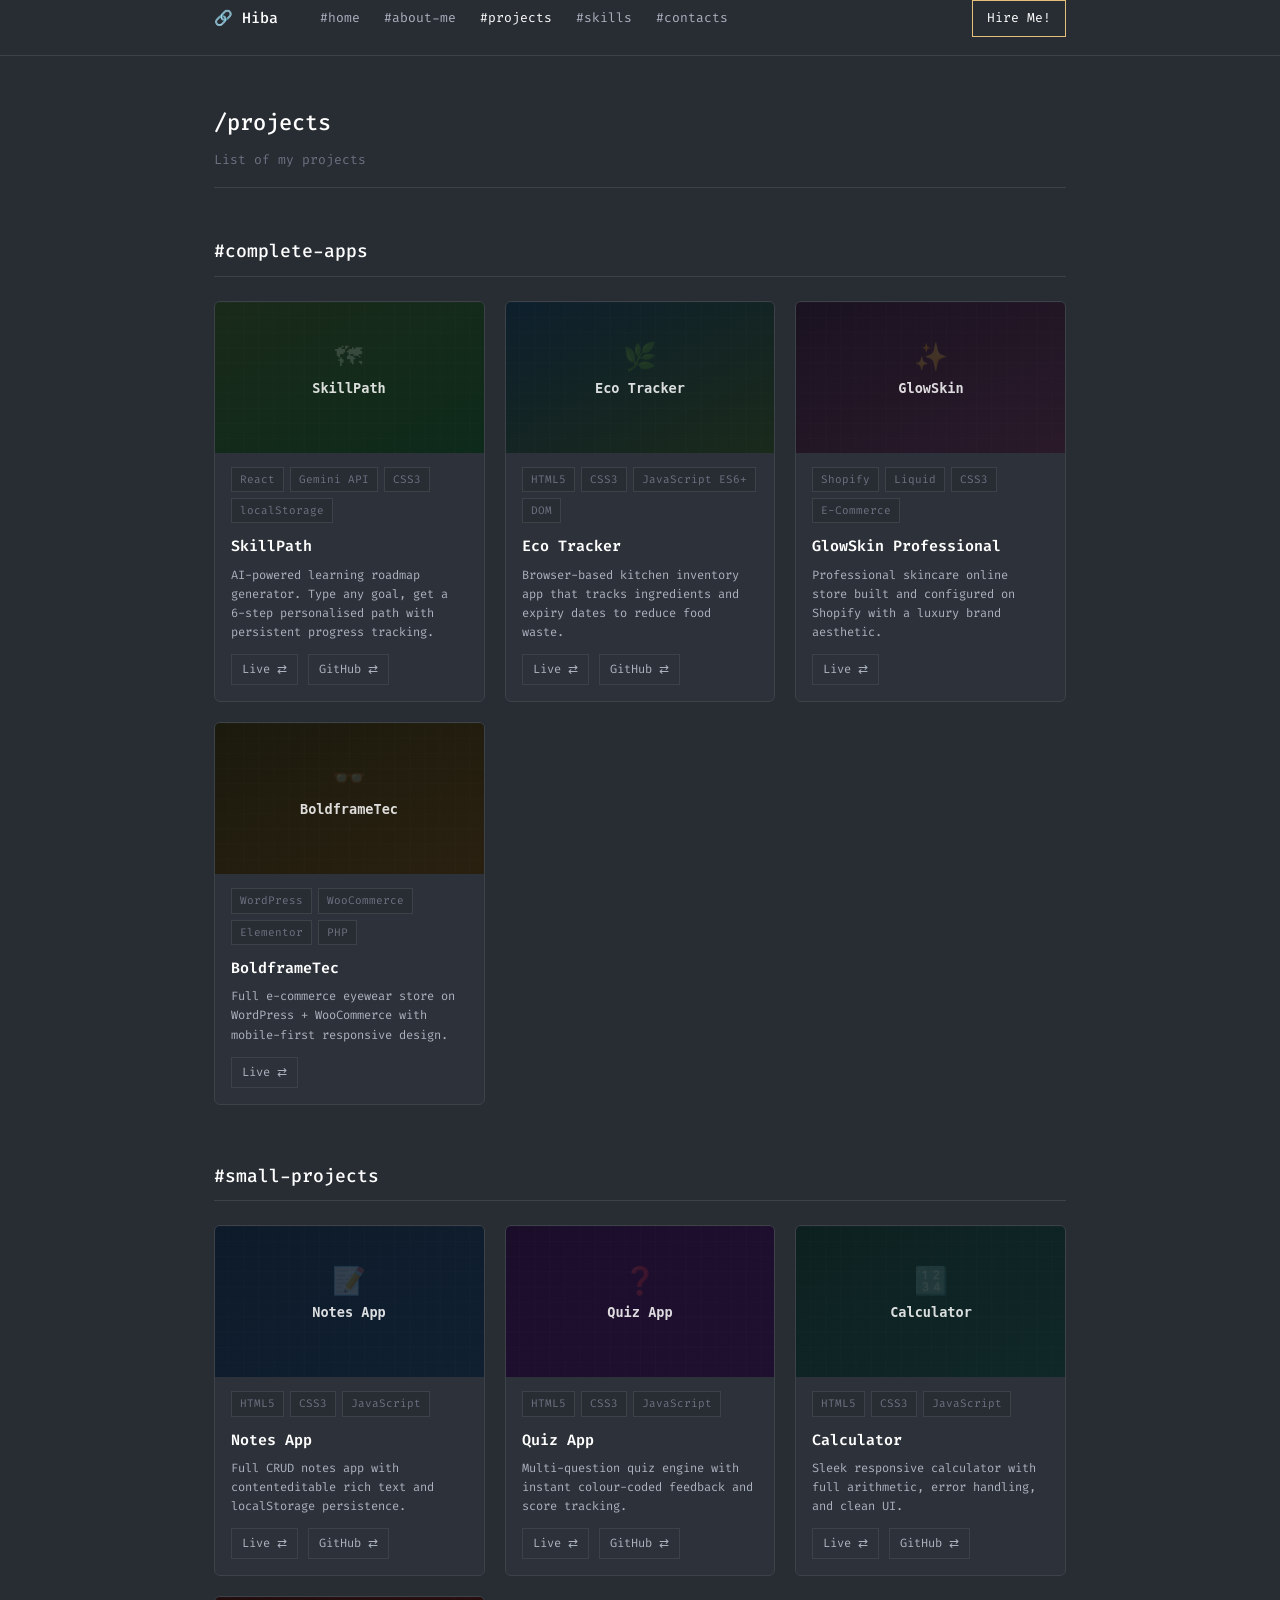
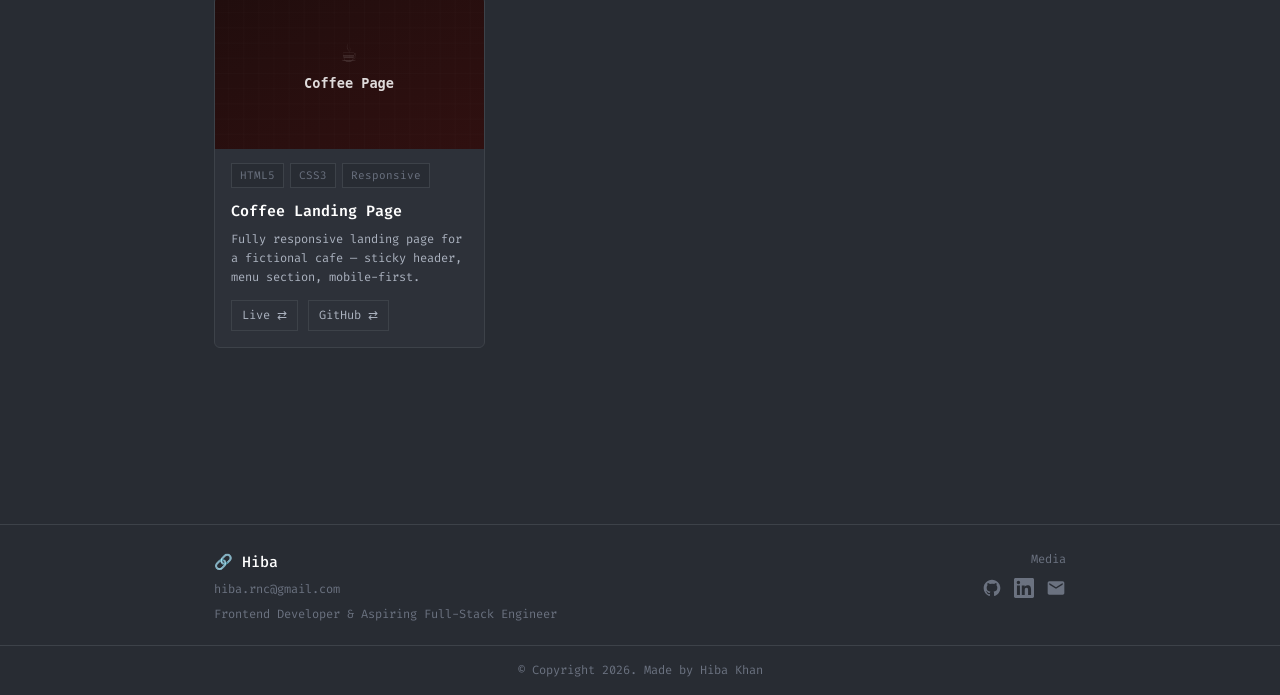
<file: projects.html>
<!DOCTYPE html>
<html lang="en">
<head>
  <meta charset="UTF-8" />
  <meta name="viewport" content="width=device-width, initial-scale=1.0" />
  <title>Projects — Hiba Khan</title>
  <link rel="preconnect" href="https://fonts.googleapis.com" />
  <link rel="preconnect" href="https://fonts.gstatic.com" crossorigin />
  <link href="https://fonts.googleapis.com/css2?family=Fira+Code:wght@300;400;500;600&display=swap" rel="stylesheet" />
  <link rel="stylesheet" href="style.css" />
</head>
<body>

  <!-- HEADER (same as main page) -->
  <header class="header" id="header">
    <div class="container">
      <nav class="nav">
        <a href="index.html" class="nav__logo">&#128279; Hiba</a>
        <ul class="nav__list" id="navList">
          <li><a href="index.html#home"     class="nav__link">#home</a></li>
          <li><a href="index.html#about"    class="nav__link">#about-me</a></li>
          <li><a href="index.html#projects" class="nav__link active">#projects</a></li>
          <li><a href="index.html#skills"   class="nav__link">#skills</a></li>
          <li><a href="index.html#contact"  class="nav__link">#contacts</a></li>
        </ul>
        <a href="index.html#contact" class="btn-hire">Hire Me!</a>
        <button class="nav__hamburger" id="hamburger" aria-label="Toggle menu">
          <span></span><span></span><span></span>
        </button>
      </nav>
    </div>
  </header>

  <main class="projects-page">
    <div class="container">

      <!-- Page title -->
      <div class="page-title">
        <h1>/projects</h1>
        <p class="page-sub">List of my projects</p>
      </div>

      <!-- ── MAIN PROJECTS ── -->
      <section class="proj-category">
        <h2 class="proj-category__title">#complete-apps</h2>

        <div class="proj-full-grid">

          <!-- SkillPath -->
          <article class="proj-card proj-card--page">
            <div class="proj-card__img">
              <img src="[data-uri]" alt="SkillPath" />
              <div class="proj-card__overlay">
                <a href="YOUR_SKILLPATH_URL" target="_blank" class="proj-card__link">Live &#8644;</a>
                <a href="https://github.com/hiba-vibe" target="_blank" class="proj-card__link">GitHub &#8644;</a>
              </div>
            </div>
            <div class="proj-card__body">
              <div class="proj-card__tags"><span>React</span><span>Gemini API</span><span>CSS3</span><span>localStorage</span></div>
              <h3 class="proj-card__title">SkillPath</h3>
              <p class="proj-card__desc">AI-powered learning roadmap generator. Type any goal, get a 6-step personalised path with persistent progress tracking.</p>
              <div class="proj-card__links">
                <a href="YOUR_SKILLPATH_URL" target="_blank" class="proj-link">Live &#8644;</a>
                <a href="https://github.com/hiba-vibe" target="_blank" class="proj-link">GitHub &#8644;</a>
              </div>
            </div>
          </article>

          <!-- Eco Tracker -->
          <article class="proj-card proj-card--page">
            <div class="proj-card__img">
              <img src="[data-uri]" alt="Eco Tracker" />
              <div class="proj-card__overlay">
                <a href="https://enchanting-cannoli-1ce638.netlify.app/" target="_blank" class="proj-card__link">Live &#8644;</a>
                <a href="https://github.com/hiba-vibe" target="_blank" class="proj-card__link">GitHub &#8644;</a>
              </div>
            </div>
            <div class="proj-card__body">
              <div class="proj-card__tags"><span>HTML5</span><span>CSS3</span><span>JavaScript ES6+</span><span>DOM</span></div>
              <h3 class="proj-card__title">Eco Tracker</h3>
              <p class="proj-card__desc">Browser-based kitchen inventory app that tracks ingredients and expiry dates to reduce food waste.</p>
              <div class="proj-card__links">
                <a href="https://enchanting-cannoli-1ce638.netlify.app/" target="_blank" class="proj-link">Live &#8644;</a>
                <a href="https://github.com/hiba-vibe" target="_blank" class="proj-link">GitHub &#8644;</a>
              </div>
            </div>
          </article>

          <!-- GlowSkin Shopify -->
          <article class="proj-card proj-card--page">
            <div class="proj-card__img">
              <img src="[data-uri]" alt="GlowSkin" />
              <div class="proj-card__overlay">
                <a href="https://glowskin-professional.myshopify.com/" target="_blank" class="proj-card__link">Live &#8644;</a>
              </div>
            </div>
            <div class="proj-card__body">
              <div class="proj-card__tags"><span>Shopify</span><span>Liquid</span><span>CSS3</span><span>E-Commerce</span></div>
              <h3 class="proj-card__title">GlowSkin Professional</h3>
              <p class="proj-card__desc">Professional skincare online store built and configured on Shopify with a luxury brand aesthetic.</p>
              <div class="proj-card__links">
                <a href="https://glowskin-professional.myshopify.com/" target="_blank" class="proj-link">Live &#8644;</a>
              </div>
            </div>
          </article>

          <!-- BoldframeTec -->
          <article class="proj-card proj-card--page">
            <div class="proj-card__img">
              <img src="[data-uri]" alt="BoldframeTec" />
              <div class="proj-card__overlay">
                <a href="https://boldframetec.in" target="_blank" class="proj-card__link">Live &#8644;</a>
              </div>
            </div>
            <div class="proj-card__body">
              <div class="proj-card__tags"><span>WordPress</span><span>WooCommerce</span><span>Elementor</span><span>PHP</span></div>
              <h3 class="proj-card__title">BoldframeTec</h3>
              <p class="proj-card__desc">Full e-commerce eyewear store on WordPress + WooCommerce with mobile-first responsive design.</p>
              <div class="proj-card__links">
                <a href="https://boldframetec.in" target="_blank" class="proj-link">Live &#8644;</a>
              </div>
            </div>
          </article>

        </div>
      </section>


      <!-- ── SMALL PROJECTS ── -->
      <section class="proj-category">
        <h2 class="proj-category__title">#small-projects</h2>

        <div class="proj-full-grid">

          <!-- Notes App -->
          <article class="proj-card proj-card--page">
            <div class="proj-card__img">
              <img src="[data-uri]" alt="Notes App" />
              <div class="proj-card__overlay">
                <a href="YOUR_NOTES_URL" target="_blank" class="proj-card__link">Live &#8644;</a>
                <a href="https://github.com/hiba-vibe" target="_blank" class="proj-card__link">GitHub &#8644;</a>
              </div>
            </div>
            <div class="proj-card__body">
              <div class="proj-card__tags"><span>HTML5</span><span>CSS3</span><span>JavaScript</span></div>
              <h3 class="proj-card__title">Notes App</h3>
              <p class="proj-card__desc">Full CRUD notes app with contenteditable rich text and localStorage persistence.</p>
              <div class="proj-card__links">
                <a href="YOUR_NOTES_URL" target="_blank" class="proj-link">Live &#8644;</a>
                <a href="https://github.com/hiba-vibe" target="_blank" class="proj-link">GitHub &#8644;</a>
              </div>
            </div>
          </article>

          <!-- Quiz App -->
          <article class="proj-card proj-card--page">
            <div class="proj-card__img">
              <img src="[data-uri]" alt="Quiz App" />
              <div class="proj-card__overlay">
                <a href="YOUR_QUIZ_URL" target="_blank" class="proj-card__link">Live &#8644;</a>
                <a href="https://github.com/hiba-vibe" target="_blank" class="proj-card__link">GitHub &#8644;</a>
              </div>
            </div>
            <div class="proj-card__body">
              <div class="proj-card__tags"><span>HTML5</span><span>CSS3</span><span>JavaScript</span></div>
              <h3 class="proj-card__title">Quiz App</h3>
              <p class="proj-card__desc">Multi-question quiz engine with instant colour-coded feedback and score tracking.</p>
              <div class="proj-card__links">
                <a href="YOUR_QUIZ_URL" target="_blank" class="proj-link">Live &#8644;</a>
                <a href="https://github.com/hiba-vibe" target="_blank" class="proj-link">GitHub &#8644;</a>
              </div>
            </div>
          </article>

          <!-- Calculator -->
          <article class="proj-card proj-card--page">
            <div class="proj-card__img">
              <img src="[data-uri]" alt="Calculator" />
              <div class="proj-card__overlay">
                <a href="YOUR_CALC_URL" target="_blank" class="proj-card__link">Live &#8644;</a>
                <a href="https://github.com/hiba-vibe" target="_blank" class="proj-card__link">GitHub &#8644;</a>
              </div>
            </div>
            <div class="proj-card__body">
              <div class="proj-card__tags"><span>HTML5</span><span>CSS3</span><span>JavaScript</span></div>
              <h3 class="proj-card__title">Calculator</h3>
              <p class="proj-card__desc">Sleek responsive calculator with full arithmetic, error handling, and clean UI.</p>
              <div class="proj-card__links">
                <a href="YOUR_CALC_URL" target="_blank" class="proj-link">Live &#8644;</a>
                <a href="https://github.com/hiba-vibe" target="_blank" class="proj-link">GitHub &#8644;</a>
              </div>
            </div>
          </article>

          <!-- Coffee Landing Page -->
          <article class="proj-card proj-card--page">
            <div class="proj-card__img">
              <img src="[data-uri]" alt="Coffee Landing" />
              <div class="proj-card__overlay">
                <a href="YOUR_COFFEE_URL" target="_blank" class="proj-card__link">Live &#8644;</a>
                <a href="https://github.com/hiba-vibe" target="_blank" class="proj-card__link">GitHub &#8644;</a>
              </div>
            </div>
            <div class="proj-card__body">
              <div class="proj-card__tags"><span>HTML5</span><span>CSS3</span><span>Responsive</span></div>
              <h3 class="proj-card__title">Coffee Landing Page</h3>
              <p class="proj-card__desc">Fully responsive landing page for a fictional cafe — sticky header, menu section, mobile-first.</p>
              <div class="proj-card__links">
                <a href="YOUR_COFFEE_URL" target="_blank" class="proj-link">Live &#8644;</a>
                <a href="https://github.com/hiba-vibe" target="_blank" class="proj-link">GitHub &#8644;</a>
              </div>
            </div>
          </article>

        </div>
      </section>

    </div>
  </main>

  <!-- FOOTER -->
  <footer class="footer">
    <div class="container footer__inner">
      <div class="footer__left">
        <a href="index.html" class="nav__logo">&#128279; Hiba</a>
        <span class="footer__tagline">hiba.rnc@gmail.com</span>
        <span class="footer__sub">Frontend Developer &amp; Aspiring Full-Stack Engineer</span>
      </div>
      <div class="footer__right">
        <p class="footer__media-label">Media</p>
        <div class="footer__socials">
          <a href="https://github.com/hiba-vibe" target="_blank"><svg viewBox="0 0 24 24" fill="currentColor" width="20" height="20"><path d="M12 2C6.477 2 2 6.477 2 12c0 4.418 2.865 8.167 6.839 9.489.5.092.682-.217.682-.482 0-.237-.009-.868-.013-1.703-2.782.603-3.369-1.342-3.369-1.342-.454-1.154-1.11-1.462-1.11-1.462-.908-.620.069-.608.069-.608 1.003.07 1.531 1.03 1.531 1.03.892 1.529 2.341 1.088 2.91.832.092-.647.35-1.088.636-1.338-2.22-.253-4.555-1.11-4.555-4.943 0-1.091.39-1.984 1.029-2.683-.103-.253-.446-1.27.098-2.647 0 0 .84-.268 2.75 1.026A9.564 9.564 0 0112 6.844c.85.004 1.705.115 2.504.337 1.909-1.294 2.747-1.026 2.747-1.026.546 1.377.202 2.394.1 2.647.64.699 1.028 1.592 1.028 2.683 0 3.842-2.339 4.687-4.566 4.935.359.309.678.919.678 1.852 0 1.336-.012 2.415-.012 2.743 0 .267.18.578.688.48C19.138 20.163 22 16.418 22 12c0-5.523-4.477-10-10-10z"/></svg></a>
          <a href="https://www.linkedin.com/in/hiba-khan-551234401/" target="_blank"><svg viewBox="0 0 24 24" fill="currentColor" width="20" height="20"><path d="M20.447 20.452h-3.554v-5.569c0-1.328-.027-3.037-1.852-3.037-1.853 0-2.136 1.445-2.136 2.939v5.667H9.351V9h3.414v1.561h.046c.477-.9 1.637-1.85 3.37-1.85 3.601 0 4.267 2.37 4.267 5.455v6.286zM5.337 7.433a2.062 2.062 0 01-2.063-2.065 2.064 2.064 0 112.063 2.065zm1.782 13.019H3.555V9h3.564v11.452zM22.225 0H1.771C.792 0 0 .774 0 1.729v20.542C0 23.227.792 24 1.771 24h20.451C23.2 24 24 23.227 24 22.271V1.729C24 .774 23.2 0 22.222 0h.003z"/></svg></a>
          <a href="mailto:hiba.rnc@gmail.com"><svg viewBox="0 0 24 24" fill="currentColor" width="20" height="20"><path d="M20 4H4c-1.1 0-2 .9-2 2v12c0 1.1.9 2 2 2h16c1.1 0 2-.9 2-2V6c0-1.1-.9-2-2-2zm0 4l-8 5-8-5V6l8 5 8-5v2z"/></svg></a>
        </div>
      </div>
    </div>
    <div class="footer__copy">&copy; Copyright 2026. Made by Hiba Khan</div>
  </footer>

  <script src="main.js"></script>
</body>
</html>
</file>
<file: style.css>
/* ================================================================
   style.css  — Hiba Khan Portfolio
   Template: Elias-style dark mono portfolio (exact match)
   Palette: #282c33 bg, #abb2bf text, #e5c07b yellow, #c778dd purple
   Font: Fira Code (monospace throughout — matches template exactly)
   ================================================================ */

/* ──────────────────────────────────────────────────────────────────
   VARIABLES — single source of truth for every colour and value
   ────────────────────────────────────────────────────────────────── */
:root {
  --bg:          #282c33;      /* main page background                       */
  --bg-card:     #2d3139;      /* slightly lighter card background           */
  --bg-hover:    #333842;      /* hover state for cards                      */
  --border:      #3d4249;      /* subtle border colour                       */
  --text:        #abb2bf;      /* body text — warm grey                      */
  --text-dim:    #6b7280;      /* muted/secondary text                       */
  --white:       #ffffff;
  --yellow:      #e5c07b;      /* primary highlight — matches template       */
  --purple:      #c778dd;      /* secondary highlight — matches template     */
  --green:       #98c379;      /* available dot / success                    */
  --blue:        #61afef;      /* link colour                                */

  --font:        'Fira Code', 'Courier New', monospace;

  --container:   900px;        /* matches template's content width           */
  --nav-height:  56px;

  --radius-sm:   4px;
  --radius:      6px;

  --transition:  0.2s ease;
}

/* ──────────────────────────────────────────────────────────────────
   RESET & BASE
   ────────────────────────────────────────────────────────────────── */
*, *::before, *::after {
  box-sizing: border-box;
  margin: 0;
  padding: 0;
}

html {
  scroll-behavior: smooth;
  scroll-padding-top: calc(var(--nav-height) + 16px);
}

body {
  background: var(--bg);
  color: var(--text);
  font-family: var(--font);
  font-size: 14px;
  line-height: 1.75;
  overflow-x: hidden;
}

img { max-width: 100%; display: block; }
a   { text-decoration: none; color: inherit; }
ul  { list-style: none; }
button { font-family: inherit; cursor: pointer; }

::selection { background: var(--purple); color: #fff; }

/* Custom scrollbar */
::-webkit-scrollbar { width: 5px; }
::-webkit-scrollbar-track { background: var(--bg); }
::-webkit-scrollbar-thumb { background: var(--border); border-radius: 3px; }
::-webkit-scrollbar-thumb:hover { background: var(--yellow); }

/* ──────────────────────────────────────────────────────────────────
   LAYOUT UTILITIES
   ────────────────────────────────────────────────────────────────── */
.container {
  max-width: var(--container);
  margin: 0 auto;
  padding: 0 24px;
}

/* Section headings styled exactly like template: #heading + underline */
.section-heading {
  font-size: 24px;
  font-weight: 600;
  color: var(--white);
  margin-bottom: 32px;
  position: relative;
  display: inline-block;
}

.section-heading::after {
  content: '';
  display: block;
  margin-top: 8px;
  width: 100%;
  height: 1px;
  background: var(--border);
  /* The line extends further right — matching template */
}

/* Extend the underline past the text using a pseudo pattern */
.section-heading {
  padding-right: 200px;
  white-space: nowrap;
}

/* Yellow # character in headings */
.section-heading { color: var(--white); }

/* ──────────────────────────────────────────────────────────────────
   HIGHLIGHT COLOURS (in-text)
   ────────────────────────────────────────────────────────────────── */
.highlight        { color: var(--yellow); }
.highlight-purple { color: var(--purple); }

/* ──────────────────────────────────────────────────────────────────
   BUTTONS
   ────────────────────────────────────────────────────────────────── */

/* Outlined button — used throughout */
.btn-outline {
  display: inline-flex;
  align-items: center;
  gap: 6px;
  border: 1px solid var(--yellow);
  color: var(--white);
  padding: 8px 16px;
  font-family: var(--font);
  font-size: 13px;
  border-radius: 0;           /* sharp corners — matches template */
  background: transparent;
  cursor: pointer;
  transition: background var(--transition), color var(--transition);
}

.btn-outline:hover {
  background: rgba(229, 192, 123, 0.1);
}

/* Hire Me button — purple/yellow outlined, distinct */
.btn-hire {
  display: inline-flex;
  align-items: center;
  border: 1px solid var(--yellow);
  background: transparent;
  color: var(--white);
  padding: 6px 14px;
  font-family: var(--font);
  font-size: 13px;
  cursor: pointer;
  transition: background var(--transition);
  white-space: nowrap;
}

.btn-hire:hover { background: rgba(229,192,123,0.12); }

.btn-hire--sm {
  padding: 7px 16px;
}

/* ──────────────────────────────────────────────────────────────────
   HEADER / NAV
   ────────────────────────────────────────────────────────────────── */
.header {
  position: fixed;
  top: 0; left: 0; right: 0;
  height: var(--nav-height);
  background: var(--bg);
  border-bottom: 1px solid var(--border);
  z-index: 100;
}

.nav {
  display: flex;
  align-items: center;
  height: 100%;
  gap: 32px;
}

.nav__logo {
  font-size: 15px;
  font-weight: 500;
  color: var(--white);
  white-space: nowrap;
  flex-shrink: 0;
  text-decoration: none;
}

.nav__list {
  display: flex;
  align-items: center;
  gap: 4px;
  flex: 1;
}

.nav__link {
  font-size: 13px;
  color: var(--text);
  padding: 4px 10px;
  border-radius: var(--radius-sm);
  transition: color var(--transition);
}

.nav__link:hover,
.nav__link.active { color: var(--white); }

/* Hamburger — hidden on desktop */
.nav__hamburger {
  display: none;
  flex-direction: column;
  gap: 5px;
  background: none;
  border: none;
  padding: 4px;
}

.nav__hamburger span {
  display: block;
  width: 22px; height: 2px;
  background: var(--text);
  border-radius: 1px;
  transition: all var(--transition);
}

.nav__hamburger.open span:nth-child(1) { transform: rotate(45deg) translate(5px, 5px); }
.nav__hamburger.open span:nth-child(2) { opacity: 0; }
.nav__hamburger.open span:nth-child(3) { transform: rotate(-45deg) translate(5px, -5px); }

/* ──────────────────────────────────────────────────────────────────
   HERO SECTION
   ────────────────────────────────────────────────────────────────── */
.hero {
  padding-top: calc(var(--nav-height) + 64px);
  padding-bottom: 64px;
}

.hero__container {
  display: grid;
  grid-template-columns: 1fr 1fr;
  gap: 40px;
  align-items: center;
  min-height: 360px;
}

/* Left: text */
.hero__text { padding-right: 20px; }

.hero__heading {
  font-size: 22px;
  font-weight: 500;
  color: var(--white);
  line-height: 1.5;
  margin-bottom: 16px;
}

.hero__sub {
  font-size: 13px;
  color: var(--text);
  line-height: 1.8;
  margin-bottom: 24px;
}

.hero__actions {
  display: flex;
  gap: 12px;
  flex-wrap: wrap;
  margin-bottom: 28px;
}

/* "Currently working on" badge */
.hero__badge {
  display: inline-flex;
  align-items: center;
  gap: 8px;
  border: 1px solid var(--border);
  padding: 6px 14px;
  font-size: 12px;
  color: var(--text);
}

.badge__dot {
  width: 8px; height: 8px;
  background: var(--green);
  border-radius: 50%;
  flex-shrink: 0;
  animation: pulse-dot 2s ease-in-out infinite;
}

@keyframes pulse-dot {
  0%, 100% { opacity: 1; }
  50%       { opacity: 0.4; }
}

/* Right: photo */
.hero__photo-wrap {
  position: relative;
  display: flex;
  justify-content: center;
  align-items: flex-end;
}

.hero__photo {
  width: 280px;
  max-width: 100%;
  display: block;
  position: relative;
  z-index: 2;
  /* No border — photo blends into dark bg with transparency */
  filter: brightness(0.95);
}

/* Decorative dot grids — exactly like template */
.hero__dots {
  position: absolute;
  width: 80px; height: 80px;
  background-image: radial-gradient(circle, var(--border) 1px, transparent 1px);
  background-size: 10px 10px;
  z-index: 1;
}

.hero__dots--tl { top: 20px; left: -10px; }
.hero__dots--br { bottom: 20px; right: -10px; }

/* Geometric squares decoration */
.hero__geo {
  position: absolute;
  bottom: 30px; left: -30px;
  width: 60px; height: 60px;
  z-index: 1;
  background-image:
    linear-gradient(var(--border) 1px, transparent 1px),
    linear-gradient(90deg, var(--border) 1px, transparent 1px);
  background-size: 12px 12px;
}

/* ── QUOTE BLOCK ── */
.quote-block {
  border-left: 2px solid var(--border);
  padding: 20px 28px;
  margin-top: 60px;
  position: relative;
}

.quote-mark {
  font-size: 28px;
  color: var(--text-dim);
  position: absolute;
  top: 10px; left: 20px;
}

.quote-text {
  font-size: 14px;
  color: var(--text);
  font-style: italic;
  margin-bottom: 8px;
  padding-left: 16px;
}

.quote-author {
  font-size: 12px;
  color: var(--text-dim);
  text-align: right;
  padding-right: 8px;
}

/* ──────────────────────────────────────────────────────────────────
   ABOUT SECTION
   ────────────────────────────────────────────────────────────────── */
.about { padding: 80px 0; }

.about__grid {
  display: grid;
  grid-template-columns: 1.1fr 1fr;
  gap: 60px;
  align-items: start;
}

.about__text p {
  font-size: 14px;
  color: var(--text);
  line-height: 1.9;
  margin-bottom: 16px;
}

.about__text strong { color: var(--white); }

.about__text .btn-outline { margin-top: 8px; }

/* Education mini table — right side of about */
.edu-table {
  width: 100%;
  border-collapse: collapse;
  font-size: 13px;
}

.edu-table thead th {
  text-align: left;
  color: var(--purple);
  font-weight: 500;
  padding-bottom: 10px;
  border-bottom: 1px solid var(--border);
  font-size: 14px;
  padding-top: 0;
}

.edu-table tbody tr {
  border-bottom: 1px solid var(--border);
}

.edu-table tbody tr:last-child { border-bottom: none; }

.edu-table td {
  padding: 10px 0;
  vertical-align: top;
  color: var(--text);
  line-height: 1.5;
}

.edu-year {
  color: var(--yellow);
  white-space: nowrap;
  padding-right: 16px;
  font-size: 12px;
  min-width: 80px;
}

/* ──────────────────────────────────────────────────────────────────
   PROJECTS SECTION (Home — with slider)
   ────────────────────────────────────────────────────────────────── */
.projects-section { padding: 80px 0; }

.projects-header {
  display: flex;
  align-items: baseline;
  justify-content: space-between;
  margin-bottom: 32px;
  gap: 16px;
}

/* "View all -->" link */
.view-all {
  font-size: 13px;
  color: var(--text);
  white-space: nowrap;
  transition: color var(--transition);
  flex-shrink: 0;
}

.view-all:hover { color: var(--white); }

/* ── SLIDER ── */
.slider-wrap {
  position: relative;
  overflow: hidden;
}

.slider {
  display: flex;
  gap: 16px;
  transition: transform 0.4s cubic-bezier(0.4, 0, 0.2, 1);
  will-change: transform;
}

/* ── PROJECT CARD (shared by slider and full page) ── */
.proj-card {
  background: var(--bg-card);
  border: 1px solid var(--border);
  border-radius: var(--radius);
  overflow: hidden;
  flex-shrink: 0;
  width: calc((100% - 32px) / 3); /* 3 visible at once in slider */
  transition: border-color var(--transition), transform var(--transition);
  cursor: pointer;
}

.proj-card:hover {
  border-color: var(--yellow);
  transform: translateY(-3px);
}

/* Card image container */
.proj-card__img {
  position: relative;
  overflow: hidden;
  aspect-ratio: 16 / 9;
  background: var(--bg);
}

.proj-card__img img {
  width: 100%; height: 100%;
  object-fit: cover;
  display: block;
  transition: opacity var(--transition);
}

/* Overlay with live/github links on hover */
.proj-card__overlay {
  position: absolute;
  inset: 0;
  background: rgba(40, 44, 51, 0.88);
  display: flex;
  align-items: center;
  justify-content: center;
  gap: 12px;
  opacity: 0;
  transition: opacity var(--transition);
}

.proj-card:hover .proj-card__overlay { opacity: 1; }

.proj-card__link {
  border: 1px solid var(--yellow);
  color: var(--white);
  padding: 6px 14px;
  font-size: 12px;
  font-family: var(--font);
  transition: background var(--transition);
}

.proj-card__link:hover { background: rgba(229,192,123,0.15); }

/* Card body */
.proj-card__body { padding: 14px 16px 16px; }

.proj-card__tags {
  display: flex;
  flex-wrap: wrap;
  gap: 6px;
  margin-bottom: 10px;
}

.proj-card__tags span {
  font-size: 11px;
  color: var(--text-dim);
  background: var(--bg);
  border: 1px solid var(--border);
  padding: 2px 8px;
}

.proj-card__title {
  font-size: 15px;
  font-weight: 600;
  color: var(--white);
  margin-bottom: 6px;
}

.proj-card__desc {
  font-size: 12px;
  color: var(--text);
  line-height: 1.6;
  margin-bottom: 12px;
}

/* Bottom links inside card */
.proj-card__links {
  display: flex;
  gap: 10px;
  flex-wrap: wrap;
}

.proj-link {
  font-size: 12px;
  color: var(--text);
  border: 1px solid var(--border);
  padding: 4px 10px;
  transition: border-color var(--transition), color var(--transition);
}

.proj-link:hover { border-color: var(--yellow); color: var(--white); }

/* Slider dots */
.slider-dots {
  display: flex;
  justify-content: center;
  gap: 8px;
  margin-top: 20px;
}

.slider-dot {
  width: 8px; height: 8px;
  background: var(--border);
  border-radius: 50%;
  border: none;
  cursor: pointer;
  transition: background var(--transition);
  padding: 0;
}

.slider-dot.active { background: var(--yellow); }

.show-more-wrap {
  text-align: center;
  margin-top: 28px;
}

/* ──────────────────────────────────────────────────────────────────
   SKILLS SECTION
   ────────────────────────────────────────────────────────────────── */
.skills-section { padding: 80px 0; }

.skills-layout {
  display: grid;
  grid-template-columns: 200px 1fr;
  gap: 40px;
  align-items: start;
}

/* Decorative dot/box composition */
.skills-deco {
  position: relative;
  height: 220px;
}

.deco-dots {
  position: absolute;
  background-image: radial-gradient(circle, var(--border) 1px, transparent 1px);
  background-size: 10px 10px;
}

.deco-dots--1 { width: 70px; height: 70px; top: 0; left: 0; }
.deco-dots--2 { width: 60px; height: 60px; bottom: 20px; right: 20px; }

.deco-box {
  position: absolute;
  border: 1px solid var(--border);
  background: transparent;
}

.deco-box--1 { width: 40px; height: 40px; top: 30px; right: 40px; }
.deco-box--2 { width: 50px; height: 50px; bottom: 0; left: 30px;
               border: 2px solid var(--purple); opacity: 0.4; }

/* Skills grid of boxes */
.skills-grid {
  display: grid;
  grid-template-columns: repeat(3, 1fr);
  gap: 0;
  border: 1px solid var(--border);
}

.skill-group {
  padding: 20px 20px;
  border-right: 1px solid var(--border);
  border-bottom: 1px solid var(--border);
}

.skill-group:nth-child(3),
.skill-group:nth-child(6) { border-right: none; }

.skill-group:nth-child(4),
.skill-group:nth-child(5),
.skill-group:nth-child(6) { border-bottom: none; }

.skill-group h4 {
  font-size: 13px;
  font-weight: 600;
  color: var(--purple);
  margin-bottom: 10px;
}

.skill-group p {
  font-size: 12px;
  color: var(--text);
  line-height: 2;
}

/* ──────────────────────────────────────────────────────────────────
   CONTACT SECTION
   ────────────────────────────────────────────────────────────────── */
.contact-section { padding: 80px 0; }

.contact-layout {
  display: grid;
  grid-template-columns: 1.4fr 1fr;
  gap: 60px;
  align-items: start;
}

.contact-text p {
  font-size: 14px;
  color: var(--text);
  line-height: 1.9;
  max-width: 440px;
}

/* Contact box */
.contact-box {
  border: 1px solid var(--border);
  padding: 20px 24px;
}

.contact-box__title {
  font-size: 13px;
  font-weight: 500;
  color: var(--white);
  margin-bottom: 16px;
}

.contact-link {
  display: flex;
  align-items: center;
  gap: 10px;
  font-size: 13px;
  color: var(--text);
  padding: 6px 0;
  border-bottom: 1px solid var(--border);
  transition: color var(--transition);
}

.contact-link:last-child { border-bottom: none; }
.contact-link:hover { color: var(--yellow); }

/* ──────────────────────────────────────────────────────────────────
   FOOTER
   ────────────────────────────────────────────────────────────────── */
.footer {
  border-top: 1px solid var(--border);
  padding-top: 24px;
  margin-top: 40px;
}

.footer__inner {
  display: flex;
  justify-content: space-between;
  align-items: flex-start;
  gap: 24px;
  padding-bottom: 20px;
}

.footer__left {
  display: flex;
  flex-direction: column;
  gap: 4px;
}

.footer__tagline {
  font-size: 12px;
  color: var(--text-dim);
}

.footer__sub {
  font-size: 12px;
  color: var(--text-dim);
}

.footer__right { text-align: right; }

.footer__media-label {
  font-size: 12px;
  color: var(--text-dim);
  margin-bottom: 8px;
}

.footer__socials {
  display: flex;
  gap: 12px;
  justify-content: flex-end;
}

.footer__socials a {
  color: var(--text-dim);
  transition: color var(--transition);
}

.footer__socials a:hover { color: var(--yellow); }

.footer__copy {
  border-top: 1px solid var(--border);
  text-align: center;
  font-size: 12px;
  color: var(--text-dim);
  padding: 14px 0;
}

/* ──────────────────────────────────────────────────────────────────
   PROJECTS PAGE (projects.html)
   ────────────────────────────────────────────────────────────────── */
.projects-page {
  padding-top: calc(var(--nav-height) + 48px);
  padding-bottom: 80px;
}

.page-title {
  margin-bottom: 48px;
  border-bottom: 1px solid var(--border);
  padding-bottom: 16px;
}

.page-title h1 {
  font-size: 22px;
  font-weight: 500;
  color: var(--white);
  margin-bottom: 6px;
}

.page-sub {
  font-size: 13px;
  color: var(--text-dim);
}

.proj-category {
  margin-bottom: 56px;
}

.proj-category__title {
  font-size: 18px;
  font-weight: 500;
  color: var(--white);
  margin-bottom: 24px;
  padding-bottom: 8px;
  border-bottom: 1px solid var(--border);
}

/* Grid for all-projects page — 3 column, no slider */
.proj-full-grid {
  display: grid;
  grid-template-columns: repeat(3, 1fr);
  gap: 20px;
}

/* On the projects page cards are normal flow, not flex children */
.proj-card--page {
  width: auto;
  flex-shrink: initial;
}

/* ──────────────────────────────────────────────────────────────────
   MOBILE — RESPONSIVE
   ────────────────────────────────────────────────────────────────── */

/* ── Tablet (≤ 900px) ── */
@media (max-width: 900px) {
  :root { --container: 100%; }

  .hero__container     { grid-template-columns: 1fr; }
  .hero__photo-wrap    { display: none; }   /* hide photo on small screens */
  .hero__text          { padding-right: 0; }

  .about__grid         { grid-template-columns: 1fr; gap: 32px; }

  .proj-card           { width: calc((100% - 16px) / 2); }   /* 2 per row */

  .proj-full-grid      { grid-template-columns: repeat(2, 1fr); }

  .skills-layout       { grid-template-columns: 1fr; }
  .skills-deco         { display: none; }
  .skills-grid         { grid-template-columns: repeat(2, 1fr); }

  .contact-layout      { grid-template-columns: 1fr; gap: 32px; }

  .footer__inner       { flex-direction: column; align-items: flex-start; }
  .footer__right       { text-align: left; }
  .footer__socials     { justify-content: flex-start; }

  .section-heading     { padding-right: 60px; }
}

/* ── Mobile (≤ 620px) ── */
@media (max-width: 620px) {
  .nav__list           { display: none; position: fixed; top: var(--nav-height);
                         left: 0; right: 0; flex-direction: column;
                         background: var(--bg); border-bottom: 1px solid var(--border);
                         padding: 16px 24px; gap: 4px; z-index: 99; }
  .nav__list.open      { display: flex; }
  .nav__hamburger      { display: flex; }
  .btn-hire            { display: none; }   /* hide hire me in nav on mobile, keep in hero */

  .hero__heading       { font-size: 18px; }

  .proj-card           { width: 100%; }
  .proj-full-grid      { grid-template-columns: 1fr; }

  .skills-grid         { grid-template-columns: 1fr; }
  .skill-group         { border-right: none !important; }

  .projects-header     { flex-direction: column; align-items: flex-start; }
  .section-heading     { padding-right: 0; white-space: normal; }
}

/* ──────────────────────────────────────────────────────────────────
   SCROLL REVEAL — fade up on scroll
   ────────────────────────────────────────────────────────────────── */
[data-reveal] {
  opacity: 0;
  transform: translateY(24px);
  transition: opacity 0.6s ease, transform 0.6s ease;
}

[data-reveal].revealed {
  opacity: 1;
  transform: translateY(0);
}
</file>
